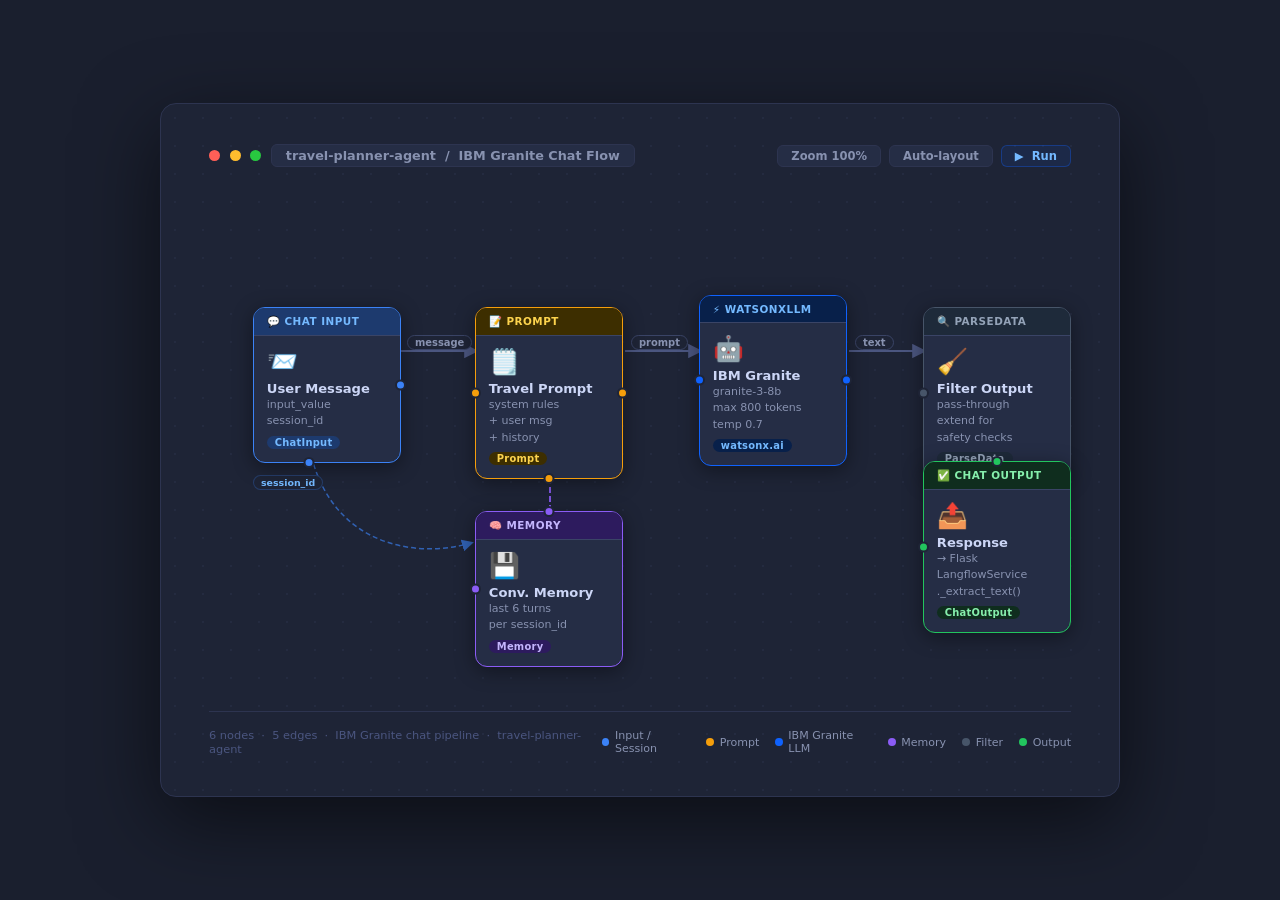
<file: langflow_workflow_diagram.html>
<!DOCTYPE html>
<html lang="en">
<head>
<meta charset="UTF-8"/>
<title>Langflow Workflow — Travel Planner Agent</title>
<style>
  * { box-sizing: border-box; margin: 0; padding: 0; }

  body {
    background: #1a1f2e;
    font-family: -apple-system, "Segoe UI", system-ui, sans-serif;
    display: flex;
    align-items: center;
    justify-content: center;
    min-height: 100vh;
    padding: 2rem;
  }

  .canvas {
    background: #1e2436;
    border-radius: 16px;
    border: 1px solid #2d3450;
    padding: 2.5rem 3rem;
    width: 960px;
    position: relative;
    box-shadow: 0 24px 80px rgba(0,0,0,.55);
  }

  /* grid dot background */
  .canvas::before {
    content: "";
    position: absolute; inset: 0;
    border-radius: 16px;
    background-image: radial-gradient(circle, #2d345066 1px, transparent 1px);
    background-size: 28px 28px;
    pointer-events: none;
  }

  /* ── top bar ── */
  .topbar {
    display: flex; align-items: center; justify-content: space-between;
    margin-bottom: 2.25rem; position: relative;
  }
  .topbar-left { display: flex; align-items: center; gap: .6rem; }
  .dot { width: 11px; height: 11px; border-radius: 50%; }
  .dot-r { background: #ff5f57; }
  .dot-y { background: #ffbd2e; }
  .dot-g { background: #28c840; }
  .flow-name {
    font-size: .8rem; font-weight: 600; color: #8892b0;
    background: #252d45; border: 1px solid #2d3450;
    border-radius: 6px; padding: 3px 14px;
  }
  .topbar-right { display: flex; gap: .5rem; }
  .tb-btn {
    font-size: .72rem; font-weight: 600; color: #8892b0;
    background: #252d45; border: 1px solid #2d3450;
    border-radius: 6px; padding: 3px 13px; cursor: default;
  }
  .tb-run {
    background: #0f62fe18; border-color: #0f62fe55;
    color: #74b9ff;
  }

  /* ── flow stage ── */
  .stage {
    position: relative;
    height: 480px;
  }

  svg.arrows {
    position: absolute; inset: 0;
    width: 100%; height: 100%;
    pointer-events: none;
    overflow: visible;
  }

  /* ── nodes ── */
  .node {
    position: absolute;
    width: 148px;
    border-radius: 12px;
    border: 1.5px solid #3a4466;
    background: #252d45;
    box-shadow: 0 4px 20px rgba(0,0,0,.4);
    overflow: visible;
  }
  .nh {
    padding: .45rem .8rem;
    display: flex; align-items: center; gap: .4rem;
    font-size: .65rem; font-weight: 700;
    text-transform: uppercase; letter-spacing: .5px;
    border-bottom: 1px solid #3a4466;
    border-radius: 10px 10px 0 0;
  }
  .nb { padding: .65rem .8rem .75rem; }
  .ni { font-size: 1.55rem; display: block; margin-bottom: .3rem; }
  .nt { font-size: .82rem; font-weight: 700; color: #ccd6f6; margin-bottom: .12rem; }
  .ns { font-size: .69rem; color: #8892b0; line-height: 1.45; }
  .ntag {
    display: inline-block; font-size: .62rem; font-weight: 700;
    padding: 1px 8px; border-radius: 10px; margin-top: .38rem;
    letter-spacing: .25px;
  }

  /* port circles */
  .p {
    width: 11px; height: 11px; border-radius: 50%;
    border: 2px solid #1e2436;
    position: absolute;
  }
  .pr { right: -6px;  top: 50%; transform: translateY(-50%); }
  .pl { left: -6px;   top: 50%; transform: translateY(-50%); }
  .pt { top: -6px;    left: 50%; transform: translateX(-50%); }
  .pb { bottom: -6px; left: 50%; transform: translateX(-50%); }

  /* colour themes */
  .blue   { border-color: #3b82f6; }
  .blue   .nh  { background: #1d3a6e; color: #74b9ff; }
  .blue   .p   { background: #3b82f6; }
  .blue   .ntag{ background: #1d3a6e; color: #74b9ff; }

  .amber  { border-color: #f59e0b; }
  .amber  .nh  { background: #3d2e00; color: #fcd34d; }
  .amber  .p   { background: #f59e0b; }
  .amber  .ntag{ background: #3d2e00; color: #fcd34d; }

  .ibm    { border-color: #0f62fe; }
  .ibm    .nh  { background: #08204a; color: #74b9ff; }
  .ibm    .p   { background: #0f62fe; }
  .ibm    .ntag{ background: #08204a; color: #74b9ff; }

  .purple { border-color: #8b5cf6; }
  .purple .nh  { background: #2d1b5e; color: #c4b5fd; }
  .purple .p   { background: #8b5cf6; }
  .purple .ntag{ background: #2d1b5e; color: #c4b5fd; }

  .slate  { border-color: #475569; }
  .slate  .nh  { background: #1e2a3a; color: #94a3b8; }
  .slate  .p   { background: #475569; }
  .slate  .ntag{ background: #1e2a3a; color: #94a3b8; }

  .green  { border-color: #22c55e; }
  .green  .nh  { background: #0f2d1e; color: #86efac; }
  .green  .p   { background: #22c55e; }
  .green  .ntag{ background: #0f2d1e; color: #86efac; }

  /* edge labels */
  .elabel {
    position: absolute;
    font-size: .62rem; font-weight: 600;
    color: #8892b0;
    background: #1e2436;
    border: 1px solid #3a4466;
    border-radius: 8px;
    padding: 1px 7px;
    white-space: nowrap;
    pointer-events: none;
  }

  /* ── footer ── */
  .footer {
    margin-top: 1.75rem;
    border-top: 1px solid #2d3450;
    padding-top: 1rem;
    display: flex; align-items: center; justify-content: space-between;
    position: relative;
  }
  .footer span { font-size: .71rem; color: #4b5680; }
  .legend { display: flex; gap: 1rem; }
  .li { display: flex; align-items: center; gap: .35rem; font-size: .69rem; color: #8892b0; }
  .ld { width: 8px; height: 8px; border-radius: 50%; }
</style>
</head>
<body>

<div class="canvas">

  <!-- top bar -->
  <div class="topbar">
    <div class="topbar-left">
      <span class="dot dot-r"></span>
      <span class="dot dot-y"></span>
      <span class="dot dot-g"></span>
      <span class="flow-name">travel-planner-agent &nbsp;/&nbsp; IBM Granite Chat Flow</span>
    </div>
    <div class="topbar-right">
      <span class="tb-btn">Zoom 100%</span>
      <span class="tb-btn">Auto-layout</span>
      <span class="tb-btn tb-run">&#9654;&nbsp; Run</span>
    </div>
  </div>

  <!-- stage -->
  <div class="stage">

    <!-- ── SVG arrows ── -->
    <svg class="arrows" xmlns="http://www.w3.org/2000/svg">
      <defs>
        <!-- default grey arrow -->
        <marker id="a" markerWidth="8" markerHeight="8" refX="6" refY="4" orient="auto">
          <polygon points="0,0 8,4 0,8" fill="#4b5680"/>
        </marker>
        <!-- green arrow -->
        <marker id="ag" markerWidth="8" markerHeight="8" refX="6" refY="4" orient="auto">
          <polygon points="0,0 8,4 0,8" fill="#22c55e"/>
        </marker>
        <!-- purple arrow -->
        <marker id="ap" markerWidth="8" markerHeight="8" refX="6" refY="4" orient="auto">
          <polygon points="0,0 8,4 0,8" fill="#8b5cf6"/>
        </marker>
        <!-- blue arrow -->
        <marker id="ab" markerWidth="8" markerHeight="8" refX="6" refY="4" orient="auto">
          <polygon points="0,0 8,4 0,8" fill="#3b82f6"/>
        </marker>
      </defs>

      <!-- ChatInput → Prompt  (horizontal main) -->
      <path d="M 192 148 L 266 148"
            stroke="#4b5680" stroke-width="1.8" fill="none" marker-end="url(#a)"/>

      <!-- Prompt → WatsonxLLM  (horizontal main) -->
      <path d="M 416 148 L 490 148"
            stroke="#4b5680" stroke-width="1.8" fill="none" marker-end="url(#a)"/>

      <!-- WatsonxLLM → ParseData  (horizontal main) -->
      <path d="M 640 148 L 714 148"
            stroke="#4b5680" stroke-width="1.8" fill="none" marker-end="url(#a)"/>

      <!-- ParseData → ChatOutput  (vertical down) -->
      <path d="M 788 202 L 788 258"
            stroke="#22c55e" stroke-width="1.8" fill="none" marker-end="url(#ag)"/>

      <!-- Memory → Prompt  (vertical up, dashed purple) -->
      <path d="M 341 308 L 341 204"
            stroke="#8b5cf6" stroke-width="1.8" fill="none"
            stroke-dasharray="6,3" marker-end="url(#ap)"/>

      <!-- ChatInput session_id loop → Memory  (curved dashed blue) -->
      <path d="M 96 198 C 96 340 200 358 262 340"
            stroke="#3b82f6" stroke-width="1.5" fill="none"
            stroke-dasharray="5,3" opacity=".65" marker-end="url(#ab)"/>

    </svg>

    <!-- edge labels -->
    <div class="elabel" style="left:198px; top:132px;">message</div>
    <div class="elabel" style="left:422px; top:132px;">prompt</div>
    <div class="elabel" style="left:646px; top:132px;">text</div>
    <div class="elabel" style="left:795px; top:224px; color:#86efac; border-color:#22c55e44;">output</div>
    <div class="elabel" style="left:348px; top:252px; color:#c4b5fd; border-color:#8b5cf644;">history</div>
    <div class="elabel" style="left:44px; top:272px; color:#74b9ff; border-color:#3b82f644; font-size:.59rem;">session_id</div>


    <!-- ── NODE 1 — Chat Input ── -->
    <div class="node blue" style="left:44px; top:104px;">
      <div class="nh">💬 Chat Input</div>
      <div class="nb">
        <span class="ni">📨</span>
        <div class="nt">User Message</div>
        <div class="ns">input_value<br/>session_id</div>
        <span class="ntag">ChatInput</span>
      </div>
      <div class="p pr"></div>
      <div class="p pb" style="left:38%;"></div>
    </div>

    <!-- ── NODE 2 — Prompt ── -->
    <div class="node amber" style="left:266px; top:104px;">
      <div class="nh">📝 Prompt</div>
      <div class="nb">
        <span class="ni">🗒️</span>
        <div class="nt">Travel Prompt</div>
        <div class="ns">system rules<br/>+ user msg<br/>+ history</div>
        <span class="ntag">Prompt</span>
      </div>
      <div class="p pl"></div>
      <div class="p pr"></div>
      <div class="p pb"></div>
    </div>

    <!-- ── NODE 3 — Memory ── -->
    <div class="node purple" style="left:266px; top:308px;">
      <div class="nh">🧠 Memory</div>
      <div class="nb">
        <span class="ni">💾</span>
        <div class="nt">Conv. Memory</div>
        <div class="ns">last 6 turns<br/>per session_id</div>
        <span class="ntag">Memory</span>
      </div>
      <div class="p pt"></div>
      <div class="p pl"></div>
    </div>

    <!-- ── NODE 4 — IBM Granite ── -->
    <div class="node ibm" style="left:490px; top:92px;">
      <div class="nh">⚡ WatsonxLLM</div>
      <div class="nb">
        <span class="ni">🤖</span>
        <div class="nt">IBM Granite</div>
        <div class="ns">granite-3-8b<br/>max 800 tokens<br/>temp 0.7</div>
        <span class="ntag">watsonx.ai</span>
      </div>
      <div class="p pl"></div>
      <div class="p pr"></div>
    </div>

    <!-- ── NODE 5 — Parse / Filter ── -->
    <div class="node slate" style="left:714px; top:104px;">
      <div class="nh">🔍 ParseData</div>
      <div class="nb">
        <span class="ni">🧹</span>
        <div class="nt">Filter Output</div>
        <div class="ns">pass-through<br/>extend for<br/>safety checks</div>
        <span class="ntag">ParseData</span>
      </div>
      <div class="p pl"></div>
      <div class="p pb"></div>
    </div>

    <!-- ── NODE 6 — Chat Output ── -->
    <div class="node green" style="left:714px; top:258px;">
      <div class="nh">✅ Chat Output</div>
      <div class="nb">
        <span class="ni">📤</span>
        <div class="nt">Response</div>
        <div class="ns">→ Flask<br/>LangflowService<br/>._extract_text()</div>
        <span class="ntag">ChatOutput</span>
      </div>
      <div class="p pt"></div>
      <div class="p pl"></div>
    </div>

  </div><!-- /stage -->

  <!-- footer -->
  <div class="footer">
    <span>6 nodes &nbsp;·&nbsp; 5 edges &nbsp;·&nbsp; IBM Granite chat pipeline &nbsp;·&nbsp; travel-planner-agent</span>
    <div class="legend">
      <div class="li"><div class="ld" style="background:#3b82f6;"></div>Input / Session</div>
      <div class="li"><div class="ld" style="background:#f59e0b;"></div>Prompt</div>
      <div class="li"><div class="ld" style="background:#0f62fe;"></div>IBM Granite LLM</div>
      <div class="li"><div class="ld" style="background:#8b5cf6;"></div>Memory</div>
      <div class="li"><div class="ld" style="background:#475569;"></div>Filter</div>
      <div class="li"><div class="ld" style="background:#22c55e;"></div>Output</div>
    </div>
  </div>

</div>
</body>
</html>
</file>
